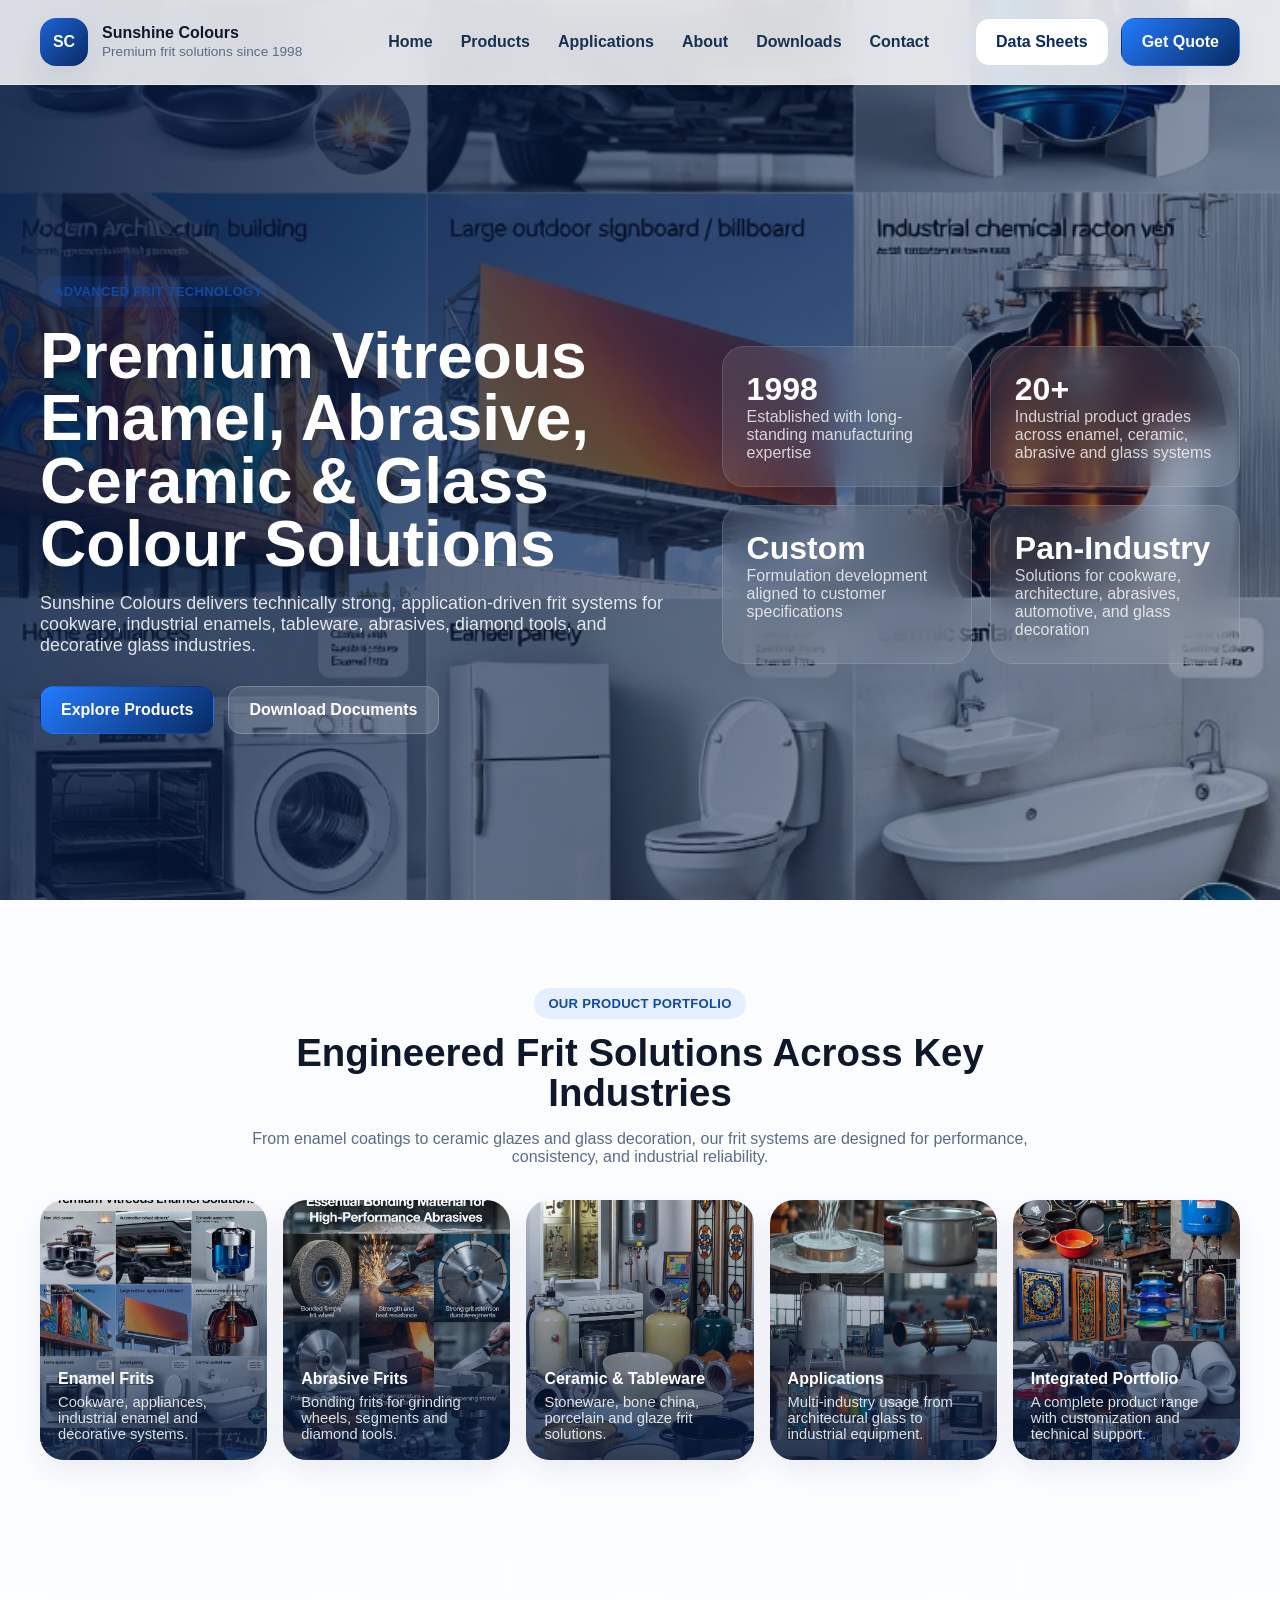
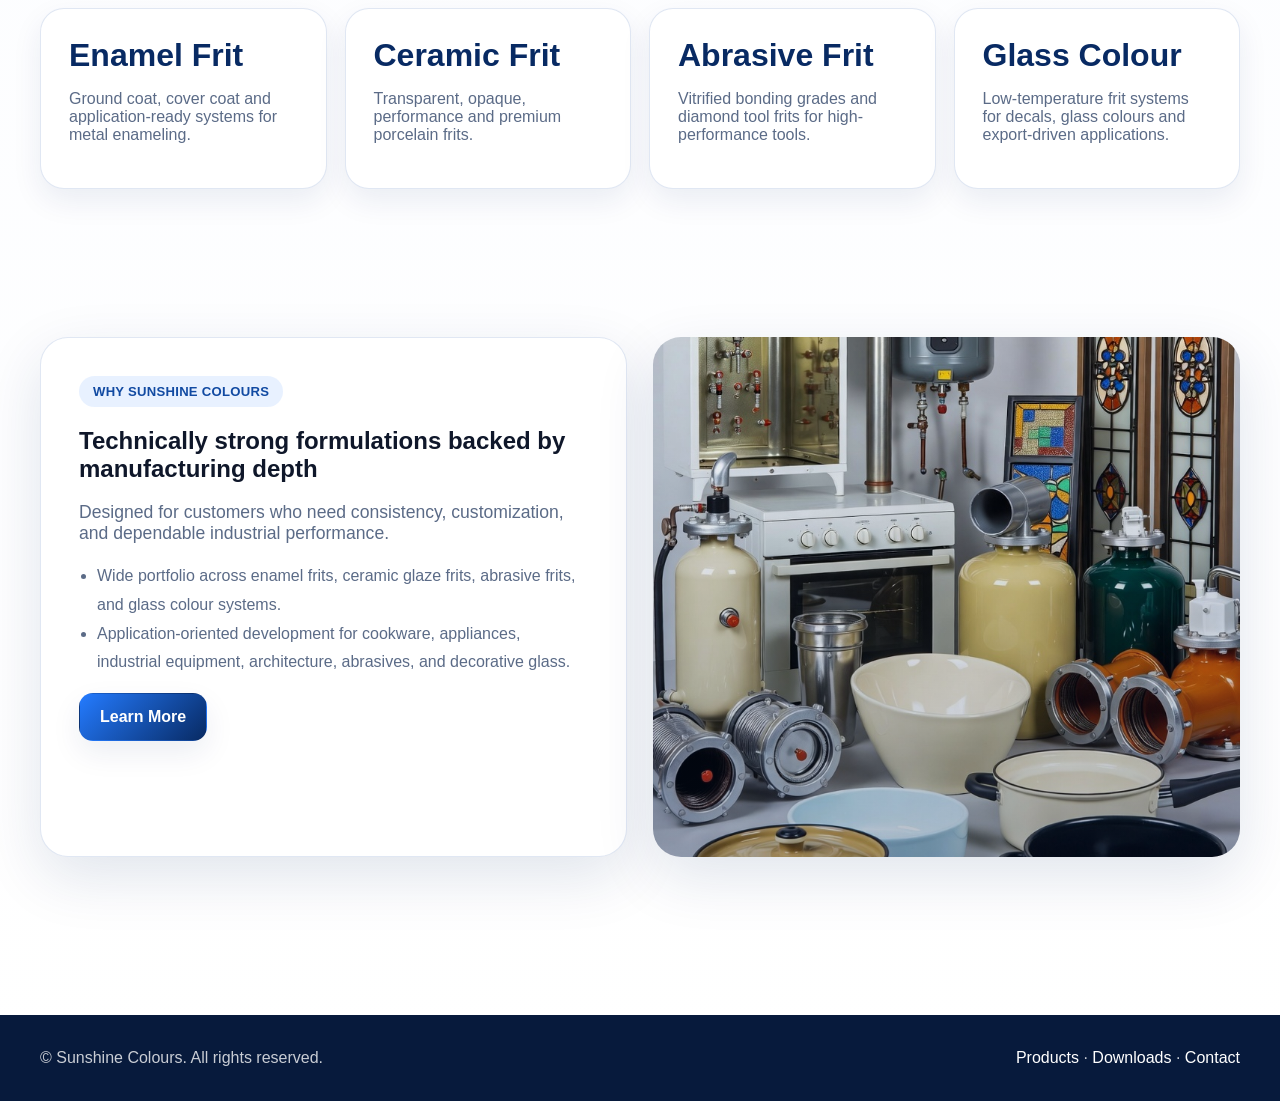
<file: index.html>
<!doctype html>
<html lang="en">
<head>
  <meta charset="UTF-8" />
  <meta name="viewport" content="width=device-width, initial-scale=1.0" />
  <title>Sunshine Colours | Premium Frit Solutions</title>
  <meta name="description" content="Sunshine Colours manufactures enamel frits, ceramic and tableware frits, abrasive frits, and glass colour frit systems." />
  <link rel="stylesheet" href="assets/css/styles.css" />
</head>
<body>
  <header class="topbar">
    <div class="container nav">
      <a class="brand" href="index.html">
        <div class="brand-mark">SC</div>
        <div class="brand-copy"><strong>Sunshine Colours</strong><span>Premium frit solutions since 1998</span></div>
      </a>
      <button class="nav-toggle">☰</button>
      <ul class="nav-links">
        <li><a href="index.html">Home</a></li>
        <li>
          <a href="products.html">Products</a>
          <div class="mega">
            <div class="mega-grid">
              <a class="mega-card" href="products.html"><strong>Enamel Frits</strong><span>Ground coat, cover coat, decorative systems</span></a>
              <a class="mega-card" href="products.html"><strong>Ceramic & Tableware Frits</strong><span>Stoneware, porcelain, bone china, glaze frits</span></a>
              <a class="mega-card" href="products.html"><strong>Abrasive Frits</strong><span>Bonding frits and diamond tool bonding grades</span></a>
              <a class="mega-card" href="products.html"><strong>Glass Colour Frits</strong><span>Lead-based and lead-free low-temperature systems</span></a>
            </div>
          </div>
        </li>
        <li><a href="applications.html">Applications</a></li>
        <li><a href="about.html">About</a></li>
        <li><a href="downloads.html">Downloads</a></li>
        <li><a href="contact.html">Contact</a></li>
      </ul>
      <div class="nav-cta">
        <a class="btn btn-outline" href="downloads.html">Data Sheets</a>
        <a class="btn btn-primary" href="contact.html">Get Quote</a>
      </div>
    </div>
  </header>

  <section class="hero">
    <div class="hero-slide active" style="background-image:url('assets/images/banner-enamel.jpg')"></div>
    <div class="hero-slide" style="background-image:url('assets/images/banner-abrasive.jpg')"></div>
    <div class="hero-slide" style="background-image:url('assets/images/applications-grid.jpg')"></div>
    <div class="hero-slide" style="background-image:url('assets/images/showcase-products.jpg')"></div>
    <div class="hero-slide" style="background-image:url('assets/images/showcase-enamel.jpg')"></div>
    <div class="hero-overlay"></div>
    <div class="container hero-content">
      <div class="hero-grid">
        <div>
          <span class="eyebrow">Advanced frit technology</span>
          <h1>Premium Vitreous Enamel, Abrasive, Ceramic & Glass Colour Solutions</h1>
          <p>Sunshine Colours delivers technically strong, application-driven frit systems for cookware, industrial enamels, tableware, abrasives, diamond tools, and decorative glass industries.</p>
          <div class="hero-actions">
            <a class="btn btn-primary" href="products.html">Explore Products</a>
            <a class="btn btn-light" href="downloads.html">Download Documents</a>
          </div>
        </div>
        <div class="hero-metrics">
          <div class="metric-card"><strong>1998</strong><span>Established with long-standing manufacturing expertise</span></div>
          <div class="metric-card"><strong>20+</strong><span>Industrial product grades across enamel, ceramic, abrasive and glass systems</span></div>
          <div class="metric-card"><strong>Custom</strong><span>Formulation development aligned to customer specifications</span></div>
          <div class="metric-card"><strong>Pan-Industry</strong><span>Solutions for cookware, architecture, abrasives, automotive, and glass decoration</span></div>
        </div>
      </div>
    </div>
  </section>

  <section class="section">
    <div class="container">
      <div class="section-heading reveal">
        <span class="eyebrow">Our Product Portfolio</span>
        <h2>Engineered Frit Solutions Across Key Industries</h2>
        <p>From enamel coatings to ceramic glazes and glass decoration, our frit systems are designed for performance, consistency, and industrial reliability.</p>
      </div>
      <div class="banner-stack">
        <div class="banner-card reveal" style="background-image:url('assets/images/banner-enamel.jpg')"><div class="banner-copy"><h3>Enamel Frits</h3><p>Cookware, appliances, industrial enamel and decorative systems.</p></div></div>
        <div class="banner-card reveal" style="background-image:url('assets/images/banner-abrasive.jpg')"><div class="banner-copy"><h3>Abrasive Frits</h3><p>Bonding frits for grinding wheels, segments and diamond tools.</p></div></div>
        <div class="banner-card reveal" style="background-image:url('assets/images/showcase-products.jpg')"><div class="banner-copy"><h3>Ceramic & Tableware</h3><p>Stoneware, bone china, porcelain and glaze frit solutions.</p></div></div>
        <div class="banner-card reveal" style="background-image:url('assets/images/applications-grid.jpg')"><div class="banner-copy"><h3>Applications</h3><p>Multi-industry usage from architectural glass to industrial equipment.</p></div></div>
        <div class="banner-card reveal" style="background-image:url('assets/images/showcase-enamel.jpg')"><div class="banner-copy"><h3>Integrated Portfolio</h3><p>A complete product range with customization and technical support.</p></div></div>
      </div>
    </div>
  </section>

  <section class="section-sm">
    <div class="container stat-strip">
      <div class="stat-card reveal"><strong>Enamel Frit</strong><p>Ground coat, cover coat and application-ready systems for metal enameling.</p></div>
      <div class="stat-card reveal"><strong>Ceramic Frit</strong><p>Transparent, opaque, performance and premium porcelain frits.</p></div>
      <div class="stat-card reveal"><strong>Abrasive Frit</strong><p>Vitrified bonding grades and diamond tool frits for high-performance tools.</p></div>
      <div class="stat-card reveal"><strong>Glass Colour</strong><p>Low-temperature frit systems for decals, glass colours and export-driven applications.</p></div>
    </div>
  </section>

  <section class="section">
    <div class="container showcase">
      <div class="content-panel reveal">
        <span class="eyebrow">Why Sunshine Colours</span>
        <h2>Technically strong formulations backed by manufacturing depth</h2>
        <p class="lead">Designed for customers who need consistency, customization, and dependable industrial performance.</p>
        <ul>
          <li>Wide portfolio across enamel frits, ceramic glaze frits, abrasive frits, and glass colour systems.</li>
          <li>Application-oriented development for cookware, appliances, industrial equipment, architecture, abrasives, and decorative glass.</li>
        </ul>
        <a class="btn btn-primary" href="about.html">Learn More</a>
      </div>
      <div class="image-panel reveal" style="background-image:url('assets/images/showcase-products.jpg')"></div>
    </div>
  </section>

  <footer class="footer">
    <div class="container footer-grid">
      <div>© <span id="year"></span> Sunshine Colours. All rights reserved.</div>
      <div><a href="products.html">Products</a> · <a href="downloads.html">Downloads</a> · <a href="contact.html">Contact</a></div>
    </div>
  </footer>
  <script src="assets/js/products.js"></script>
  <script src="assets/js/app.js"></script>
</body>
</html>
</file>
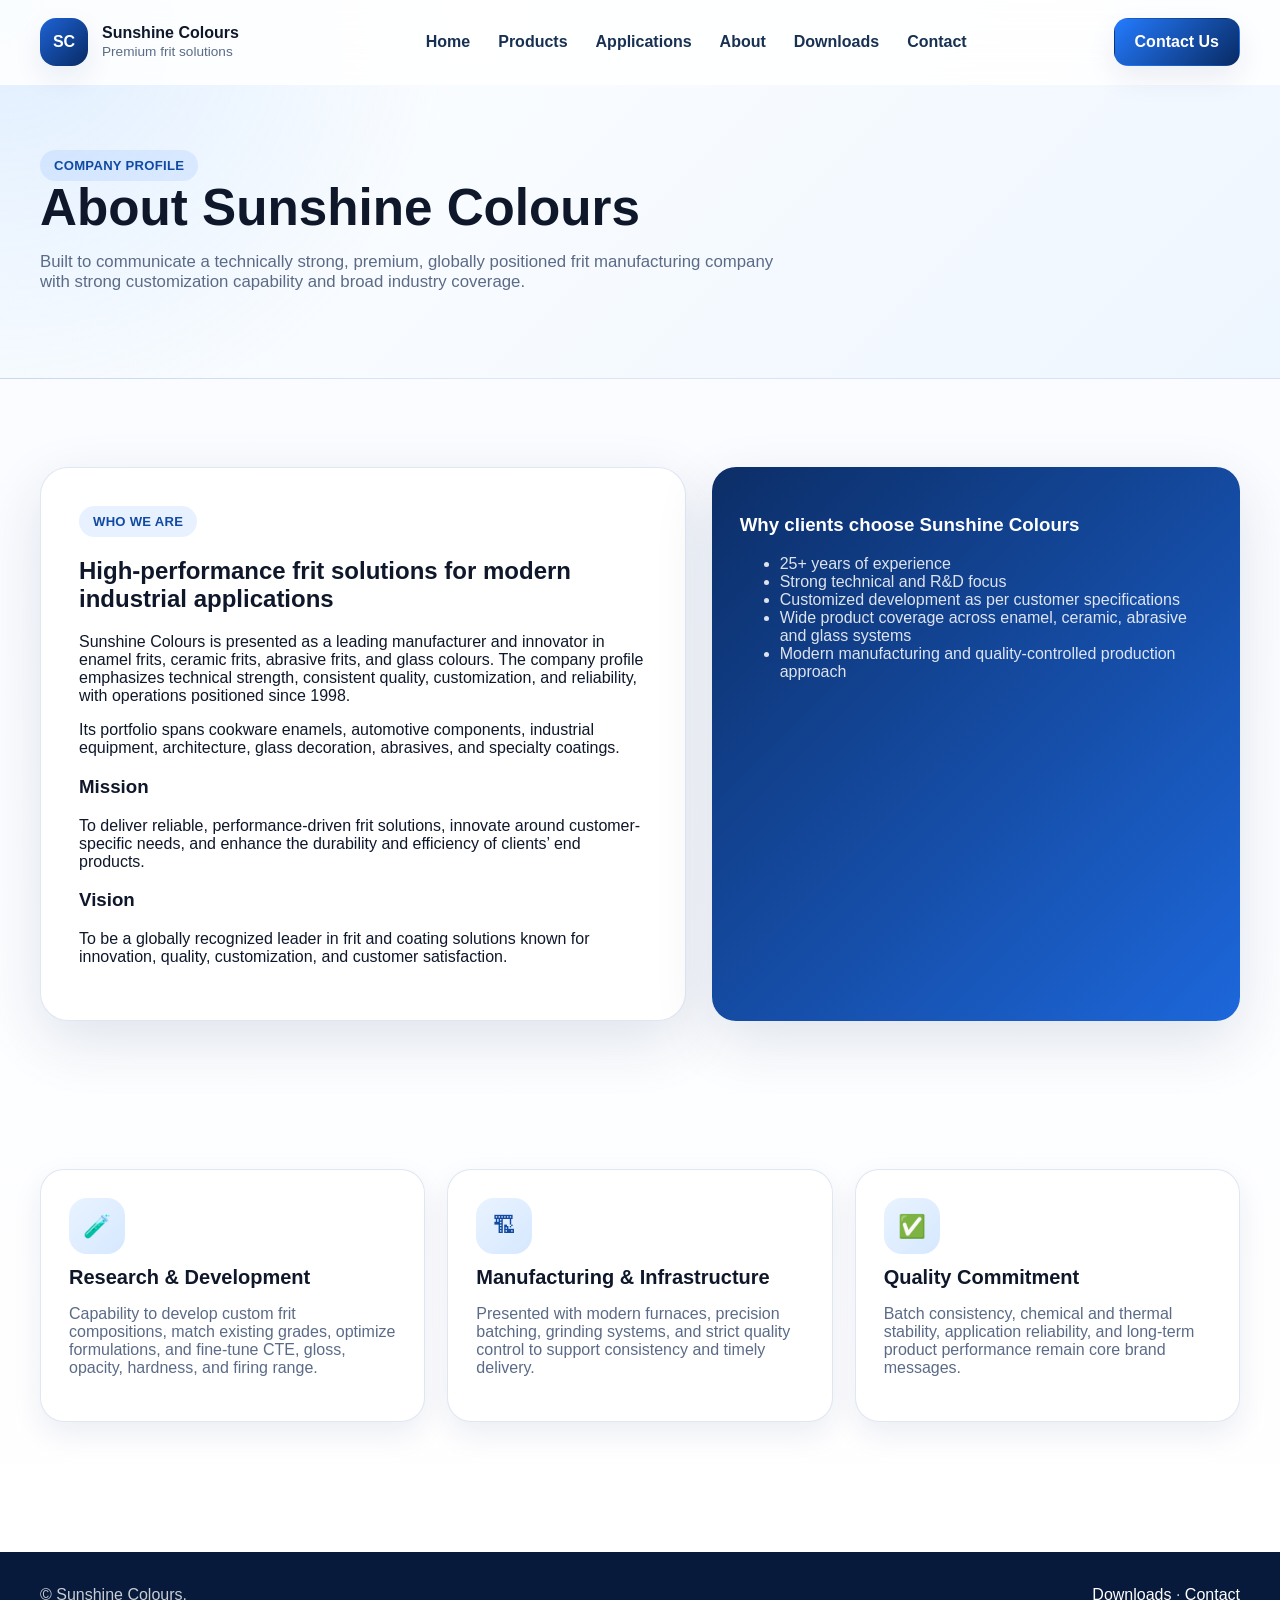
<file: about.html>
<!doctype html>
<html lang="en">
<head>
  <meta charset="UTF-8" />
  <meta name="viewport" content="width=device-width, initial-scale=1.0" />
  <title>About | Sunshine Colours</title>
  <link rel="stylesheet" href="assets/css/styles.css" />
</head>
<body>
  <header class="topbar">
    <div class="container nav">
      <a class="brand" href="index.html"><div class="brand-mark">SC</div><div class="brand-copy"><strong>Sunshine Colours</strong><span>Premium frit solutions</span></div></a>
      <button class="nav-toggle">☰</button>
      <ul class="nav-links">
        <li><a href="index.html">Home</a></li><li><a href="products.html">Products</a></li><li><a href="applications.html">Applications</a></li><li><a href="about.html">About</a></li><li><a href="downloads.html">Downloads</a></li><li><a href="contact.html">Contact</a></li>
      </ul>
      <div class="nav-cta"><a class="btn btn-primary" href="contact.html">Contact Us</a></div>
    </div>
  </header>

  <section class="page-hero">
    <div class="container">
      <span class="eyebrow">Company profile</span>
      <h1>About Sunshine Colours</h1>
      <p>Built to communicate a technically strong, premium, globally positioned frit manufacturing company with strong customization capability and broad industry coverage.</p>
    </div>
  </section>

  <section class="section">
    <div class="container about-grid">
      <div class="content-panel reveal">
        <span class="eyebrow">Who we are</span>
        <h2>High-performance frit solutions for modern industrial applications</h2>
        <p>Sunshine Colours is presented as a leading manufacturer and innovator in enamel frits, ceramic frits, abrasive frits, and glass colours. The company profile emphasizes technical strength, consistent quality, customization, and reliability, with operations positioned since 1998.</p>
        <p>Its portfolio spans cookware enamels, automotive components, industrial equipment, architecture, glass decoration, abrasives, and specialty coatings.</p>
        <h3>Mission</h3>
        <p>To deliver reliable, performance-driven frit solutions, innovate around customer-specific needs, and enhance the durability and efficiency of clients’ end products.</p>
        <h3>Vision</h3>
        <p>To be a globally recognized leader in frit and coating solutions known for innovation, quality, customization, and customer satisfaction.</p>
      </div>
      <div class="highlight-box reveal">
        <h3>Why clients choose Sunshine Colours</h3>
        <ul>
          <li>25+ years of experience</li>
          <li>Strong technical and R&D focus</li>
          <li>Customized development as per customer specifications</li>
          <li>Wide product coverage across enamel, ceramic, abrasive and glass systems</li>
          <li>Modern manufacturing and quality-controlled production approach</li>
        </ul>
      </div>
    </div>
  </section>

  <section class="section-sm">
    <div class="container cards-3">
      <article class="info-card reveal"><div class="icon-badge">🧪</div><h3>Research & Development</h3><p>Capability to develop custom frit compositions, match existing grades, optimize formulations, and fine-tune CTE, gloss, opacity, hardness, and firing range.</p></article>
      <article class="info-card reveal"><div class="icon-badge">🏗</div><h3>Manufacturing & Infrastructure</h3><p>Presented with modern furnaces, precision batching, grinding systems, and strict quality control to support consistency and timely delivery.</p></article>
      <article class="info-card reveal"><div class="icon-badge">✅</div><h3>Quality Commitment</h3><p>Batch consistency, chemical and thermal stability, application reliability, and long-term product performance remain core brand messages.</p></article>
    </div>
  </section>

  <footer class="footer"><div class="container footer-grid"><div>© <span id="year"></span> Sunshine Colours.</div><div><a href="downloads.html">Downloads</a> · <a href="contact.html">Contact</a></div></div></footer>
  <script src="assets/js/products.js"></script>
  <script src="assets/js/app.js"></script>
</body>
</html>
</file>
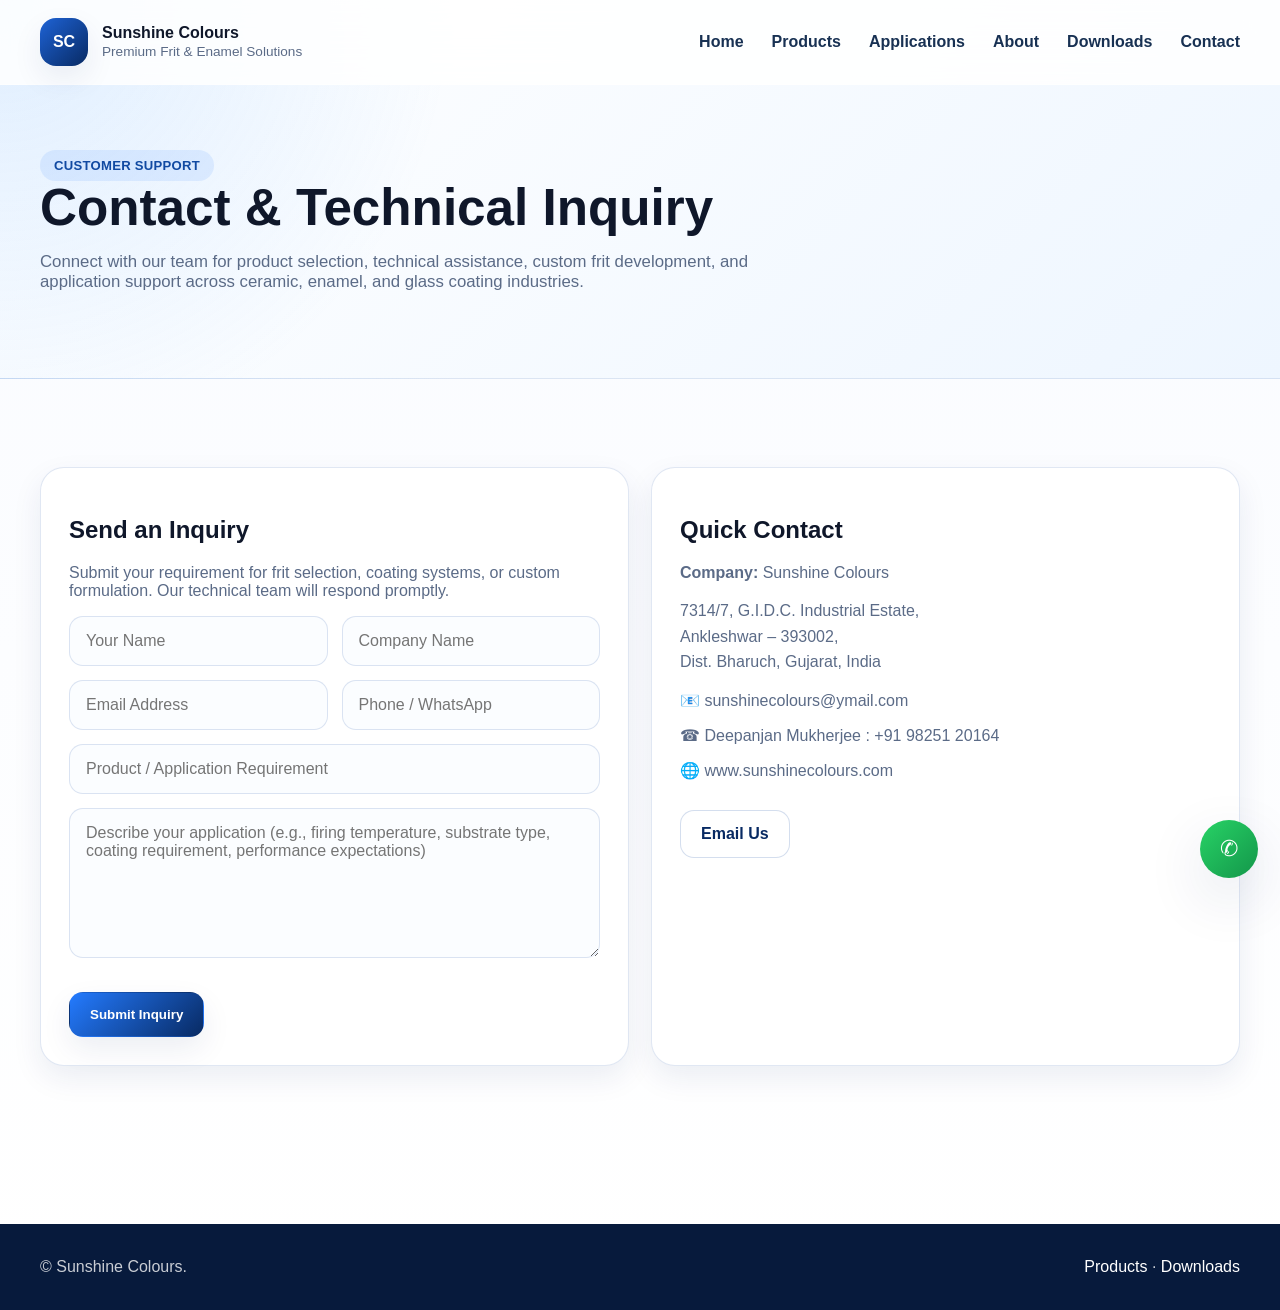
<file: contact.html>
<!doctype html>
<html lang="en">
<head>
  <meta charset="UTF-8" />
  <meta name="viewport" content="width=device-width, initial-scale=1.0" />
  <title>Contact | Sunshine Colours</title>
  <link rel="stylesheet" href="assets/css/styles.css" />
</head>
<body>

  <!-- HEADER -->
  <header class="topbar">
    <div class="container nav">
      <a class="brand" href="index.html">
        <div class="brand-mark">SC</div>
        <div class="brand-copy">
          <strong>Sunshine Colours</strong>
          <span>Premium Frit & Enamel Solutions</span>
        </div>
      </a>

      <button class="nav-toggle">☰</button>

      <ul class="nav-links">
        <li><a href="index.html">Home</a></li>
        <li><a href="products.html">Products</a></li>
        <li><a href="applications.html">Applications</a></li>
        <li><a href="about.html">About</a></li>
        <li><a href="downloads.html">Downloads</a></li>
        <li><a href="contact.html">Contact</a></li>
      </ul>
    </div>
  </header>

  <!-- HERO -->
  <section class="page-hero">
    <div class="container">
      <span class="eyebrow">Customer Support</span>
      <h1>Contact & Technical Inquiry</h1>
      <p>
        Connect with our team for product selection, technical assistance, 
        custom frit development, and application support across ceramic, enamel, 
        and glass coating industries.
      </p>
    </div>
  </section>

  <!-- MAIN SECTION -->
  <section class="section">
    <div class="container contact-grid">

      <!-- Inquiry Form -->
      <div class="contact-card reveal">
        <h2>Send an Inquiry</h2>
        <p>
          Submit your requirement for frit selection, coating systems, or custom 
          formulation. Our technical team will respond promptly.
        </p>

        <form>
          <div class="form-grid">
            <div class="field"><input type="text" placeholder="Your Name" /></div>
            <div class="field"><input type="text" placeholder="Company Name" /></div>
            <div class="field"><input type="email" placeholder="Email Address" /></div>
            <div class="field"><input type="text" placeholder="Phone / WhatsApp" /></div>
          </div>

          <div class="field" style="margin-top:14px;">
            <input type="text" placeholder="Product / Application Requirement" />
          </div>

          <div class="field" style="margin-top:14px;">
            <textarea placeholder="Describe your application (e.g., firing temperature, substrate type, coating requirement, performance expectations)"></textarea>
          </div>

          <div class="hero-actions">
            <button class="btn btn-primary" type="button">Submit Inquiry</button>
          </div>
        </form>
      </div>

      <!-- Contact Info -->
      <div class="contact-card reveal">
        <h2>Quick Contact</h2>

        <p><strong>Company:</strong> Sunshine Colours</p>
        <p class="address-text">
    7314/7, G.I.D.C. Industrial Estate,<br>
    Ankleshwar – 393002,<br>
    Dist. Bharuch, Gujarat, India
  </p>

  <p>📧 
  <a href="mailto:sunshinecolours@ymail.com">
    sunshinecolours@ymail.com
  </a>
</p>

<p>☎ Deepanjan Mukherjee : 
  <a href="tel:+919825120164">+91 98251 20164</a>
</p>

<p>🌐 
  <a href="https://www.sunshinecolours.com" target="_blank">
    www.sunshinecolours.com
  </a>
</p>


        <div class="hero-actions">
          <a class="btn btn-outline" href="mailto:sunshinecolours@ymail.com">
            Email Us
          </a>
        </div>
      </div>

    </div>
  </section>

  <!-- FOOTER -->
  <footer class="footer">
    <div class="container footer-grid">
      <div>© <span id="year"></span> Sunshine Colours.</div>
      <div>
        <a href="products.html">Products</a> · 
        <a href="downloads.html">Downloads</a>
      </div>
    </div>
  </footer>

  <!-- WHATSAPP -->
  <a class="whatsapp-float" href="https://wa.me/919825120164" target="_blank">✆</a>

  <script src="assets/js/products.js"></script>
  <script src="assets/js/app.js"></script>

</body>
</html>
</file>
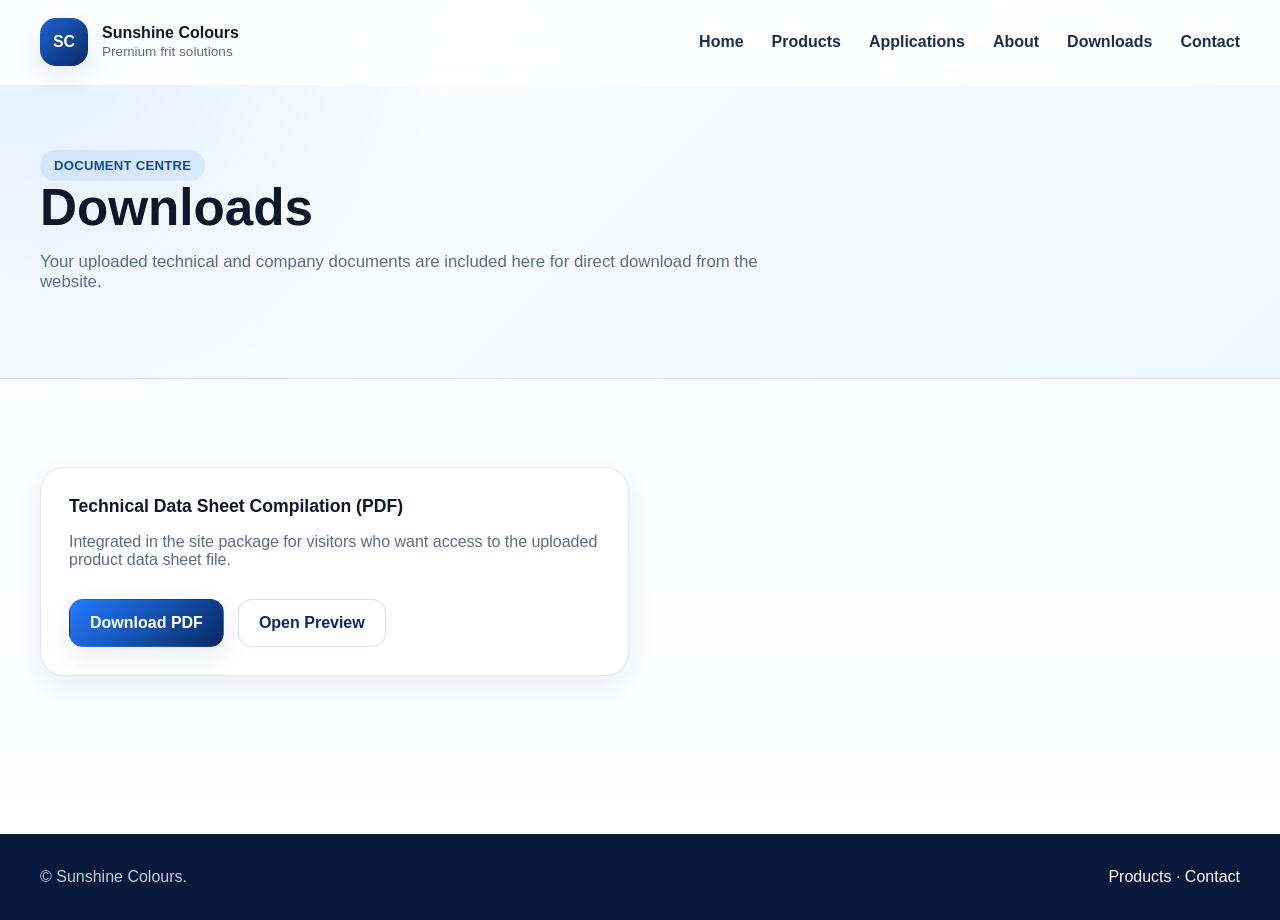
<file: downloads.html>
<!doctype html>
<html lang="en">
<head>
  <meta charset="UTF-8" />
  <meta name="viewport" content="width=device-width, initial-scale=1.0" />
  <title>Downloads | Sunshine Colours</title>
  <link rel="stylesheet" href="assets/css/styles.css" />
</head>
<body>
  <header class="topbar">
    <div class="container nav">
      <a class="brand" href="index.html"><div class="brand-mark">SC</div><div class="brand-copy"><strong>Sunshine Colours</strong><span>Premium frit solutions</span></div></a>
      <button class="nav-toggle">☰</button>
      <ul class="nav-links">
        <li><a href="index.html">Home</a></li><li><a href="products.html">Products</a></li><li><a href="applications.html">Applications</a></li><li><a href="about.html">About</a></li><li><a href="downloads.html">Downloads</a></li><li><a href="contact.html">Contact</a></li>
      </ul>
    </div>
  </header>

  <section class="page-hero">
    <div class="container">
      <span class="eyebrow">Document centre</span>
      <h1>Downloads</h1>
      <p>Your uploaded technical and company documents are included here for direct download from the website.</p>
    </div>
  </section>

  <section class="section">
    <div class="container download-grid">
      <article class="download-card reveal">
        <strong>Technical Data Sheet Compilation (PDF)</strong>
        <p>Integrated in the site package for visitors who want access to the uploaded product data sheet file.</p>
        <div class="hero-actions"><a class="btn btn-primary" href="assets/docs/Datasheet-2.pdf" download>Download PDF</a><a class="btn btn-outline" href="assets/docs/Datasheet-2.pdf" target="_blank">Open Preview</a></div>
      </article>
    </div>
  </section>

  <footer class="footer"><div class="container footer-grid"><div>© <span id="year"></span> Sunshine Colours.</div><div><a href="products.html">Products</a> · <a href="contact.html">Contact</a></div></div></footer>
  <script src="assets/js/products.js"></script>
  <script src="assets/js/app.js"></script>
</body>
</html>
</file>
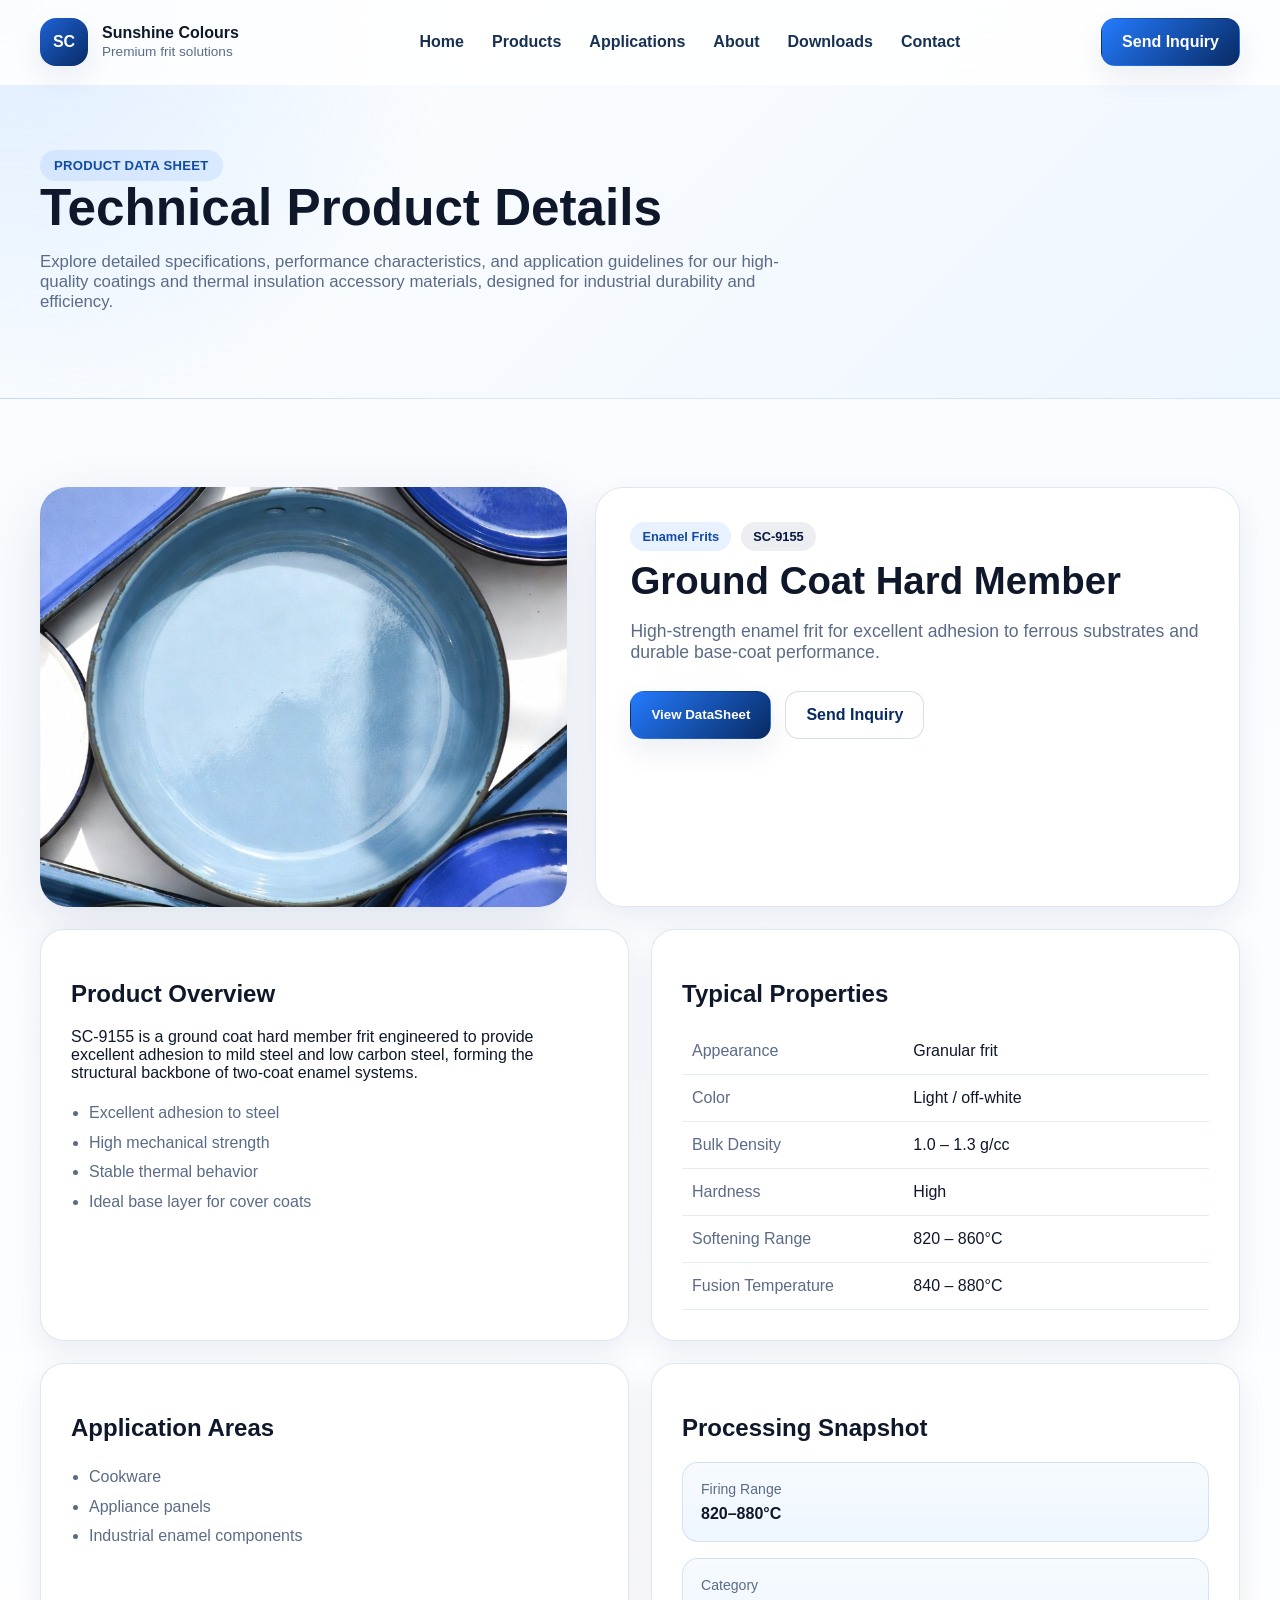
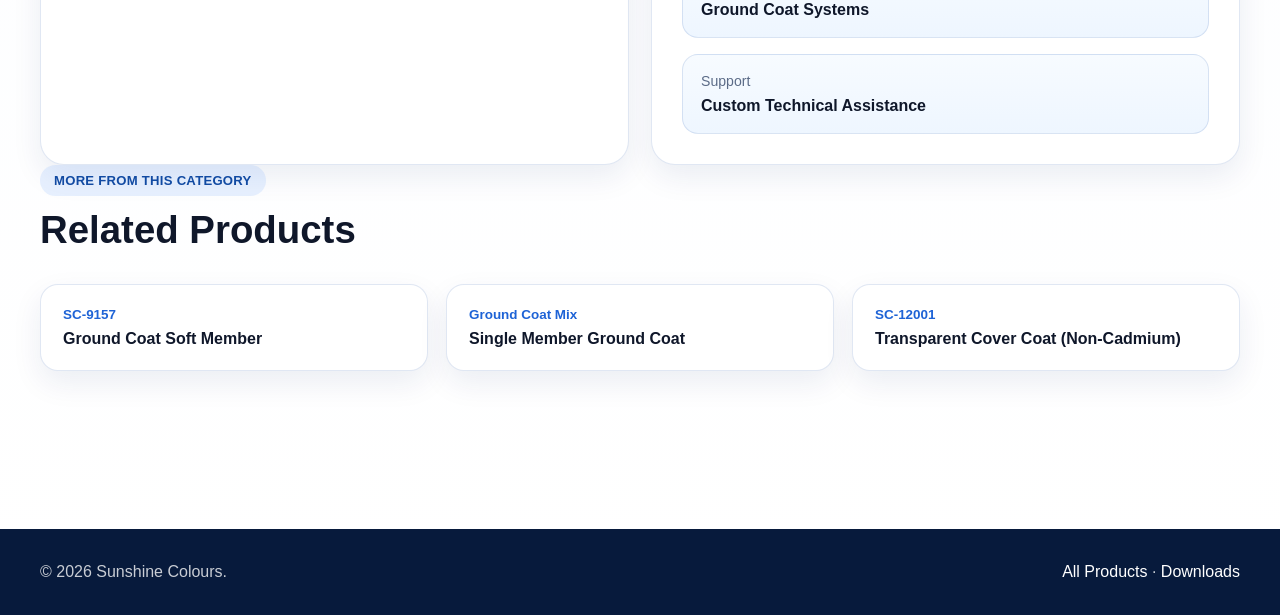
<file: product.html>
<!doctype html>
<html lang="en">
<head>
  <meta charset="UTF-8" />
  <meta name="viewport" content="width=device-width, initial-scale=1.0" />
  <title>Product Detail | Sunshine Colours</title>
  <link rel="stylesheet" href="assets/css/styles.css" />
</head>
<body>
  <header class="topbar">
    <div class="container nav">
      <a class="brand" href="index.html"><div class="brand-mark">SC</div><div class="brand-copy"><strong>Sunshine Colours</strong><span>Premium frit solutions</span></div></a>
      <button class="nav-toggle">☰</button>
      <ul class="nav-links">
        <li><a href="index.html">Home</a></li><li><a href="products.html">Products</a></li><li><a href="applications.html">Applications</a></li><li><a href="about.html">About</a></li><li><a href="downloads.html">Downloads</a></li><li><a href="contact.html">Contact</a></li>
      </ul>
      <div class="nav-cta"><a class="btn btn-primary" href="contact.html">Send Inquiry</a></div>
    </div>
  </header>

  <section class="page-hero">
  <div class="container">
    <span class="eyebrow">Product Data Sheet</span>
    <h1>Technical Product Details</h1>
    <p>
      Explore detailed specifications, performance characteristics, and application guidelines 
      for our high-quality coatings and thermal insulation accessory materials, designed for 
      industrial durability and efficiency.
    </p>
  </div>
</section>

  <section class="section">
    <div class="container" id="productDetail"></div>
  </section>

  <footer class="footer"><div class="container footer-grid"><div>© <span id="year"></span> Sunshine Colours.</div><div><a href="products.html">All Products</a> · <a href="downloads.html">Downloads</a></div></div></footer>
  <script src="assets/js/products.js"></script>
  <script src="assets/js/app.js"></script>
  <div id="pdfModal" class="pdf-modal">
  <div class="pdf-content">

    <div class="pdf-header">
      <span>Product Datasheet</span>
      <span class="close-pdf">&times;</span>
    </div>

    <div class="pdf-body">
      <iframe id="pdfFrame" src=""></iframe>
    </div>

  </div>
</div>
</body>
</html>
</file>
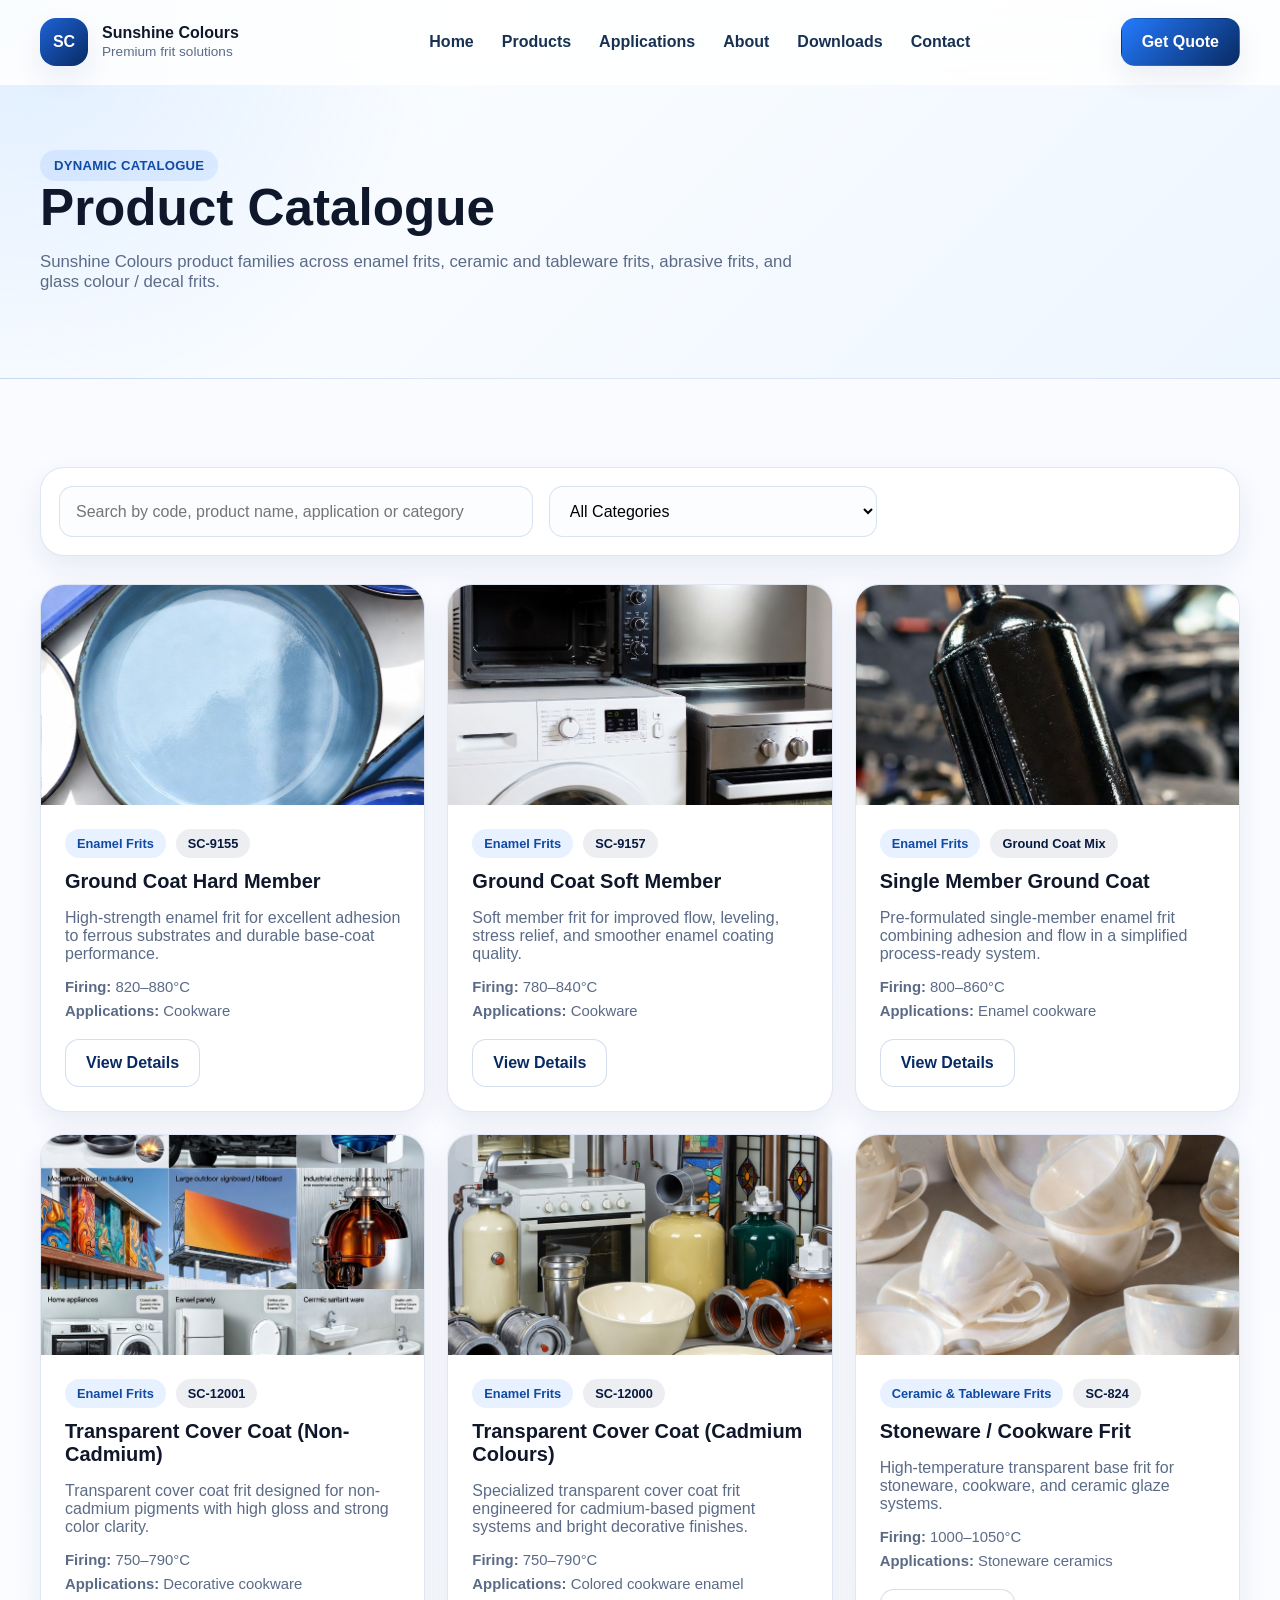
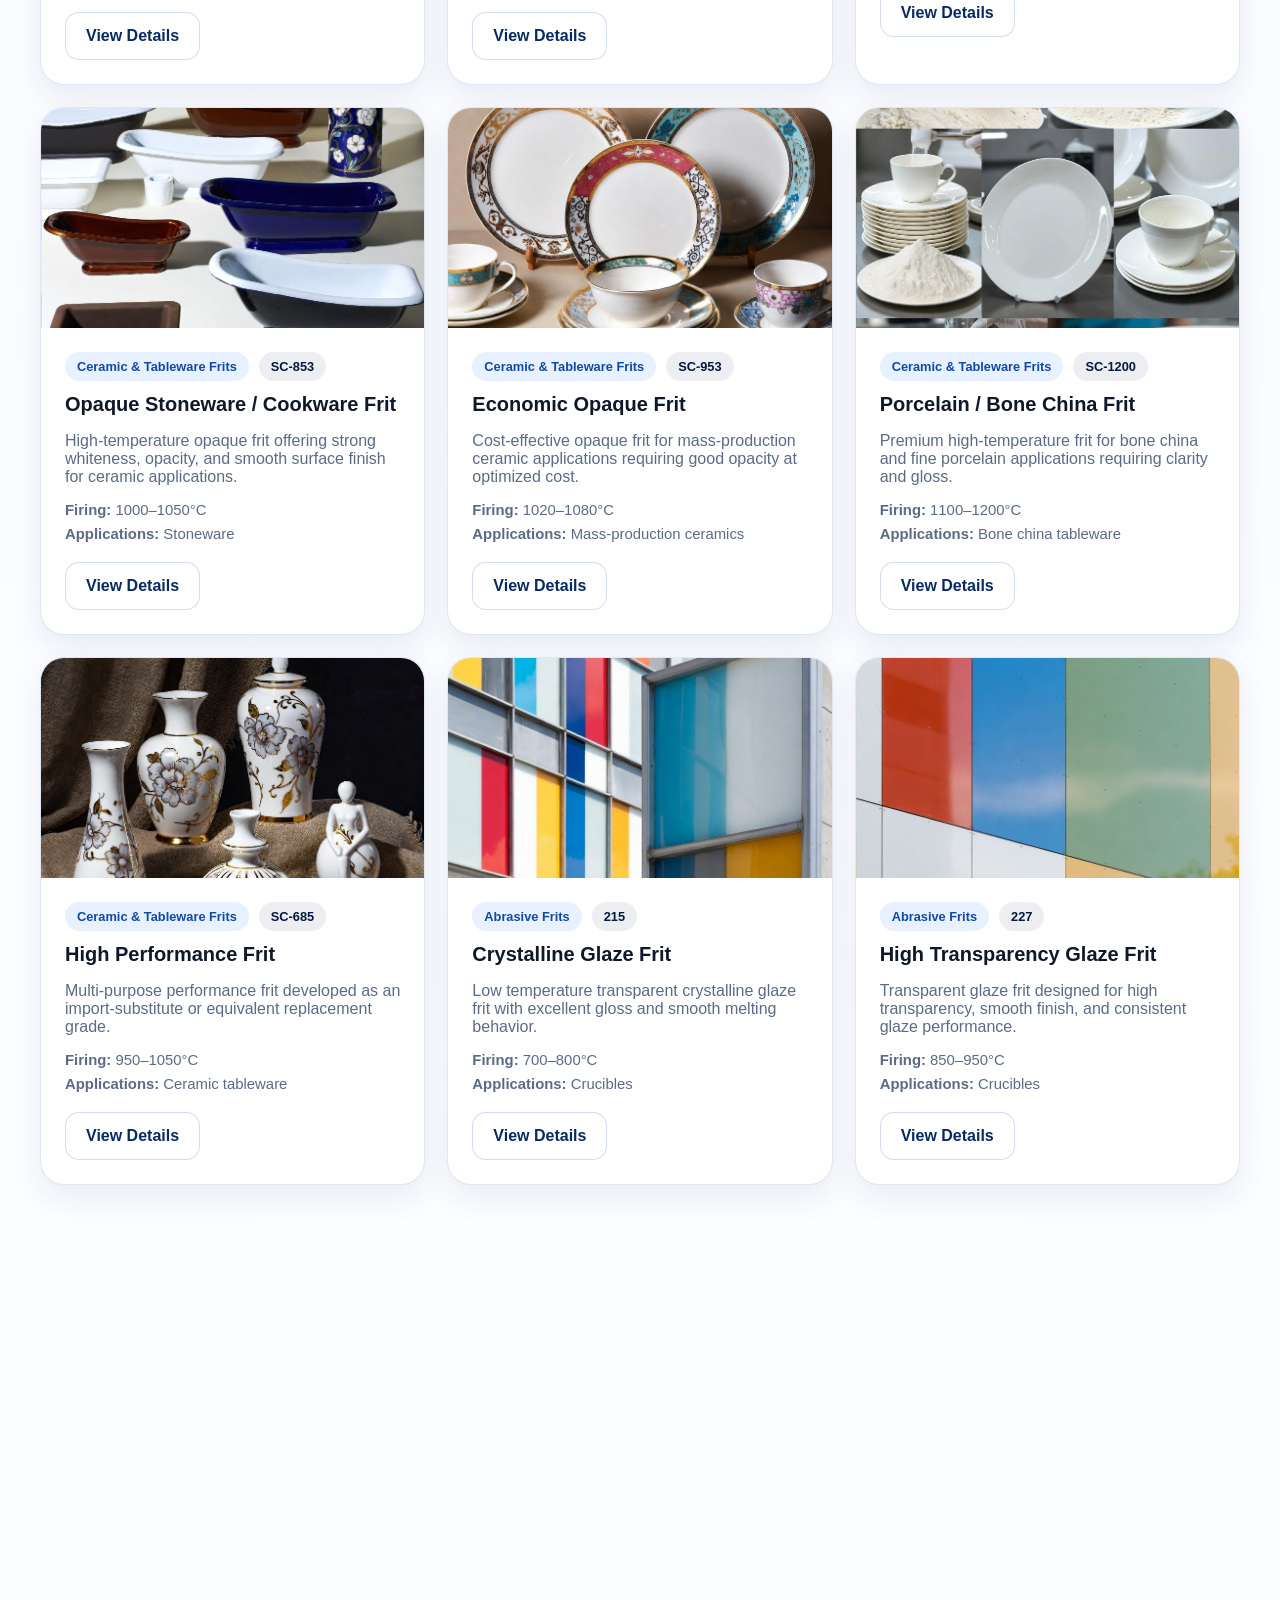
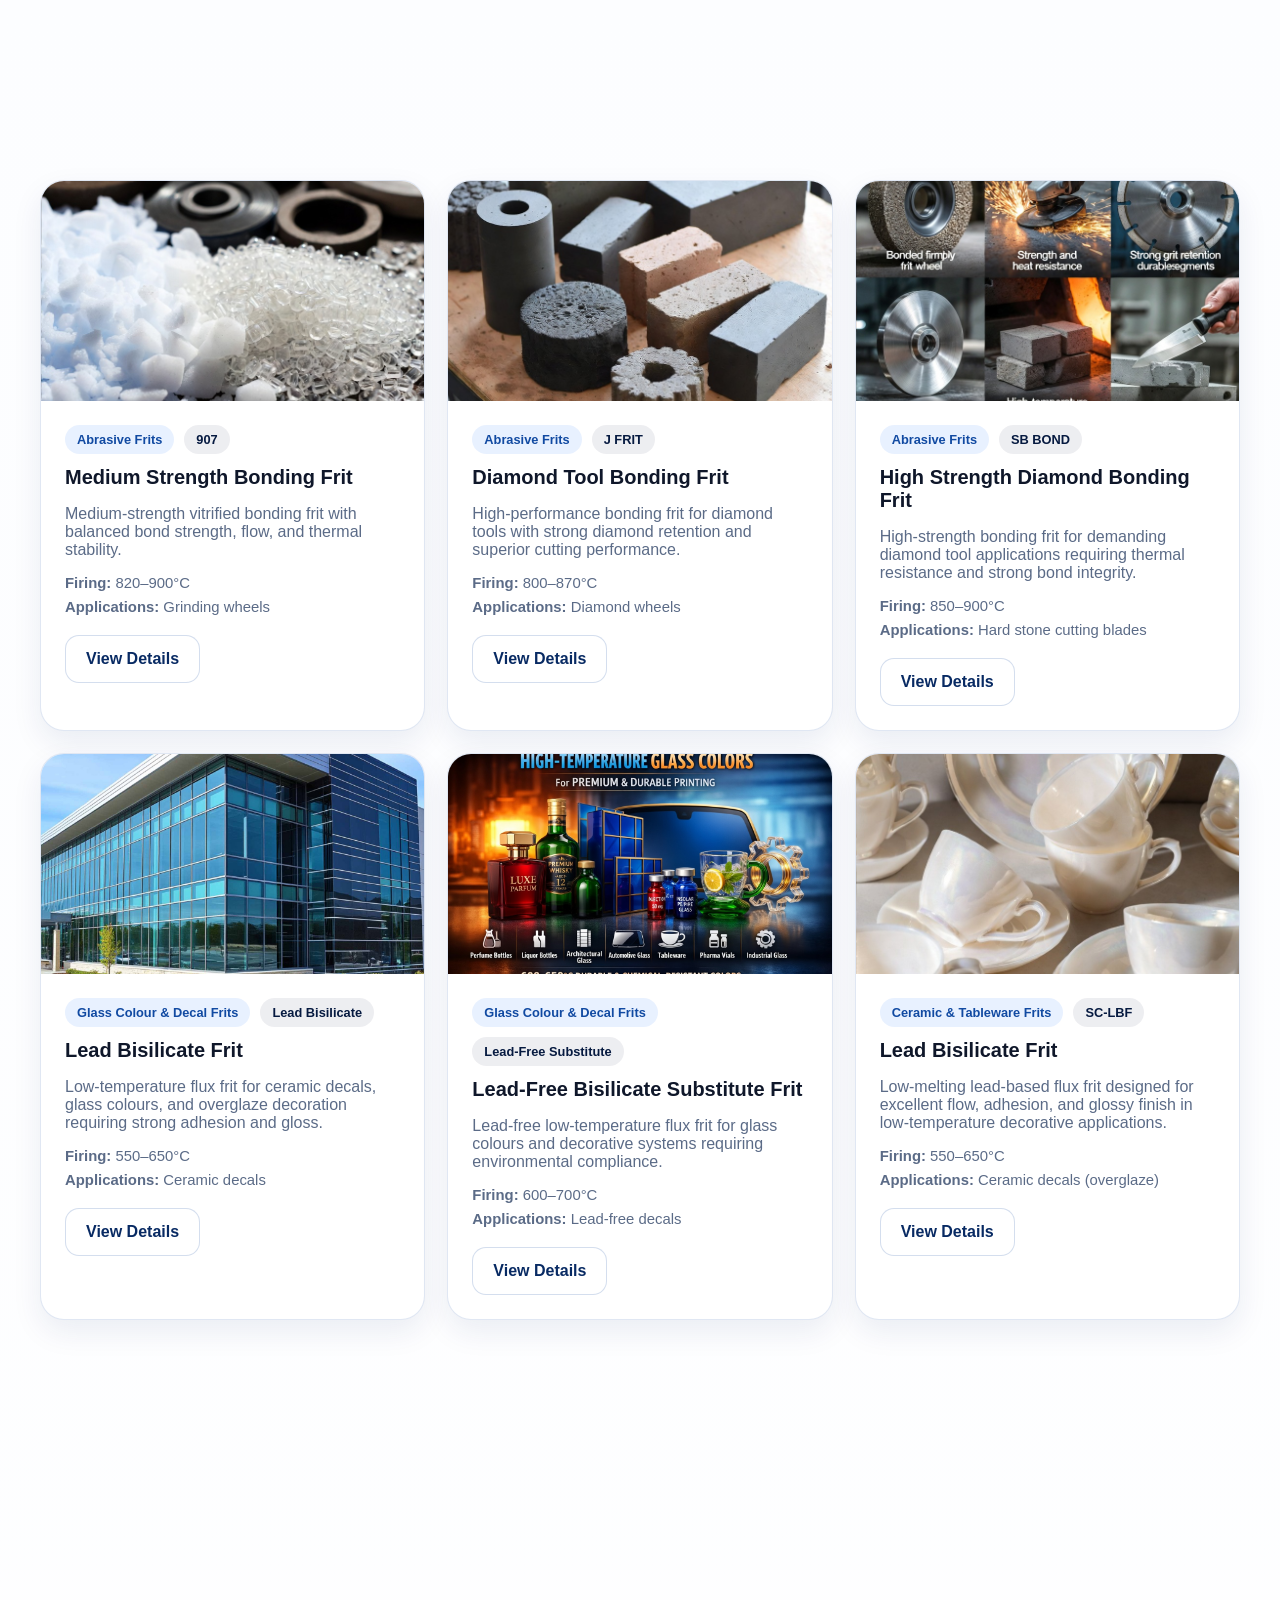
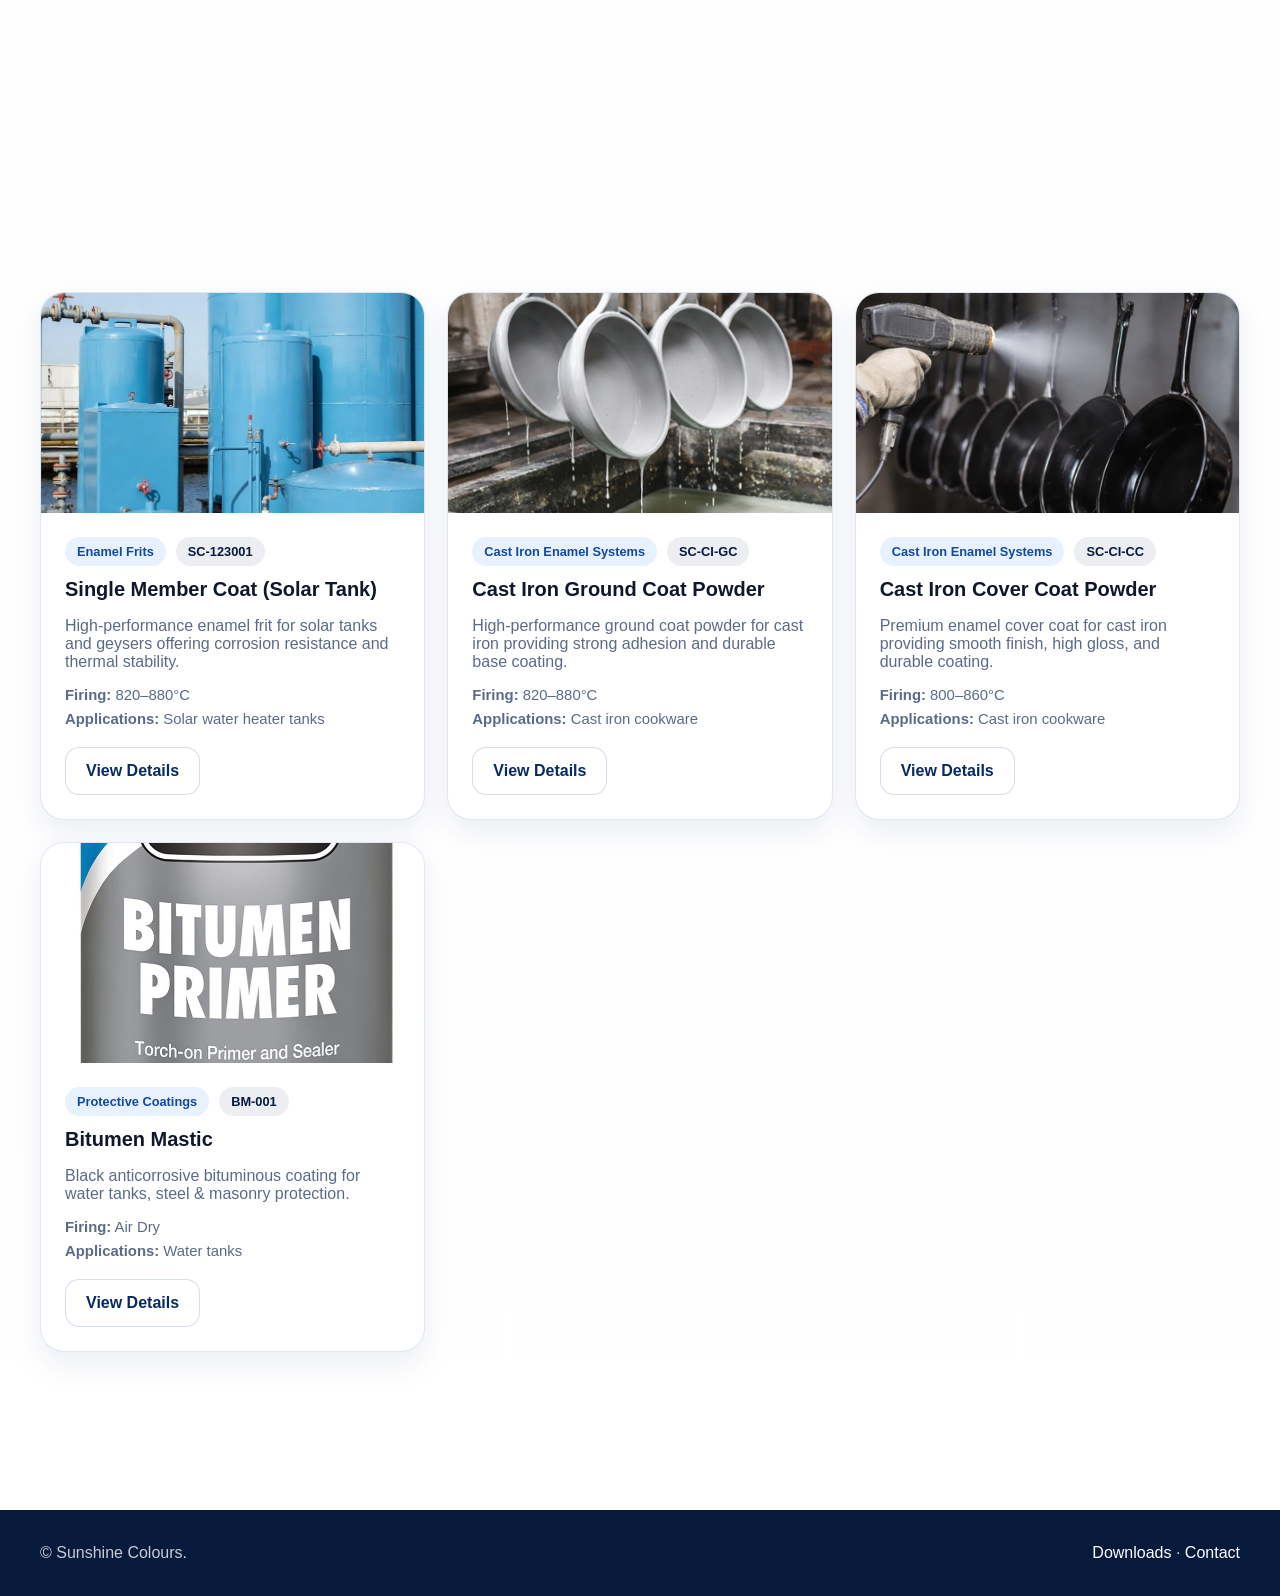
<file: products.html>
<!doctype html>
<html lang="en">
<head>
  <meta charset="UTF-8" />
  <meta name="viewport" content="width=device-width, initial-scale=1.0" />
  <title>Products | Sunshine Colours</title>
  <link rel="stylesheet" href="assets/css/styles.css" />
</head>
<body>
  <header class="topbar">
    <div class="container nav">
      <a class="brand" href="index.html"><div class="brand-mark">SC</div><div class="brand-copy"><strong>Sunshine Colours</strong><span>Premium frit solutions</span></div></a>
      <button class="nav-toggle">☰</button>
      <ul class="nav-links">
        <li><a href="index.html">Home</a></li><li><a href="products.html">Products</a></li><li><a href="applications.html">Applications</a></li><li><a href="about.html">About</a></li><li><a href="downloads.html">Downloads</a></li><li><a href="contact.html">Contact</a></li>
      </ul>
      <div class="nav-cta"><a class="btn btn-primary" href="contact.html">Get Quote</a></div>
    </div>
  </header>

  <section class="page-hero">
    <div class="container">
      <span class="eyebrow">Dynamic catalogue</span>
      <h1>Product Catalogue</h1>
      <p>Sunshine Colours product families across enamel frits, ceramic and tableware frits, abrasive frits, and glass colour / decal frits.</p>
    </div>
  </section>

  <section class="section">
    <div class="container">
      <div class="filter-panel reveal">
        <input id="productSearch" type="text" placeholder="Search by code, product name, application or category" />
        <select id="categoryFilter"><option value="all">All Categories</option></select>
      </div>
      <div id="productGrid" class="product-grid"></div>
    </div>
  </section>

  <footer class="footer"><div class="container footer-grid"><div>© <span id="year"></span> Sunshine Colours.</div><div><a href="downloads.html">Downloads</a> · <a href="contact.html">Contact</a></div></div></footer>
  <script src="assets/js/products.js"></script>
  <script src="assets/js/app.js"></script>
</body>
</html>
</file>
<file: assets/css/styles.css>
:root {
  --blue-950: #061a40;
  --blue-900: #082a63;
  --blue-800: #114aa2;
  --blue-700: #1e63d6;
  --blue-600: #247bff;
  --blue-500: #4da0ff;
  --blue-100: #eaf4ff;
  --blue-050: #f5faff;
  --ink: #0f172a;
  --muted: #5b6b87;
  --line: rgba(17, 74, 162, 0.13);
  --white: #ffffff;
  --shadow: 0 20px 60px rgba(8, 42, 99, 0.12);
  --shadow-soft: 0 12px 30px rgba(8, 42, 99, 0.08);
  --radius-lg: 24px;
  --radius-md: 18px;
  --radius-sm: 12px;
  --container: min(1200px, calc(100% - 32px));
}
* { box-sizing: border-box; }
html { scroll-behavior: smooth; }
body {
  margin: 0;
  font-family: Inter, Segoe UI, Arial, sans-serif;
  color: var(--ink);
  background: linear-gradient(180deg, #f9fbff 0%, #ffffff 100%);
}
a { color: inherit; text-decoration: none; }
img { max-width: 100%; display: block; }
.container { width: var(--container); margin: 0 auto; }
.section { padding: 88px 0; }
.section-sm { padding: 60px 0; }
.page-hero { padding: 150px 0 70px; background: radial-gradient(circle at top left, rgba(77,160,255,.18), transparent 34%), linear-gradient(135deg, #ffffff, #eef6ff); border-bottom: 1px solid var(--line); }
.page-hero h1 { font-size: clamp(2rem, 4vw, 3.4rem); line-height: 1.05; margin: 0 0 16px; }
.page-hero p { max-width: 760px; color: var(--muted); font-size: 1.05rem; }
.eyebrow { display: inline-block; padding: 8px 14px; border-radius: 999px; color: var(--blue-800); background: rgba(36,123,255,.1); font-weight: 700; letter-spacing: .02em; font-size: .82rem; text-transform: uppercase; }
.lead { font-size: 1.1rem; color: var(--muted); }
.topbar {
  position: fixed; top: 0; left: 0; right: 0; z-index: 1000;
  backdrop-filter: blur(18px);
  background: rgba(255,255,255,.84);
  border-bottom: 1px solid rgba(255,255,255,.35);
}
.nav { display: flex; align-items: center; justify-content: space-between; min-height: 84px; gap: 20px; }
.brand { display: flex; align-items: center; gap: 14px; }
.brand-mark {
  width: 48px; height: 48px; border-radius: 16px;
  background: linear-gradient(135deg, var(--blue-700), var(--blue-900));
  color: white; display: grid; place-items: center; font-weight: 900; box-shadow: var(--shadow-soft);
}
.brand-copy strong { display: block; font-size: 1rem; }
.brand-copy span { color: var(--muted); font-size: .85rem; }
.nav-links { display: flex; align-items: center; gap: 28px; }
.nav-links > li { list-style: none; position: relative; }
.nav-links a { font-weight: 600; color: #183153; }
.nav-links a:hover { color: var(--blue-700); }
.nav-cta { display: flex; gap: 12px; align-items: center; }
.nav-toggle { display: none; border: 0; background: transparent; font-size: 1.7rem; }
.mega { position: absolute; top: 130%; left: 0; min-width: 560px; padding: 20px; background: rgba(255,255,255,.98); border: 1px solid var(--line); border-radius: var(--radius-md); box-shadow: var(--shadow); opacity: 0; pointer-events: none; transform: translateY(10px); transition: .25s ease; }
.nav-links li:hover .mega { opacity: 1; pointer-events: auto; transform: translateY(0); }
.mega-grid { display: grid; grid-template-columns: 1fr 1fr; gap: 16px; }
.mega-card { border: 1px solid var(--line); border-radius: var(--radius-sm); padding: 16px; background: linear-gradient(180deg, #fff, #f8fbff); }
.mega-card span { display: block; color: var(--muted); font-size: .9rem; margin-top: 6px; }
.btn {
  display: inline-flex; align-items: center; justify-content: center; gap: 10px;
  padding: 14px 20px; border-radius: 14px; font-weight: 700; transition: .25s ease;
  border: 1px solid transparent; cursor: pointer;
}
.btn-primary { background: linear-gradient(135deg, var(--blue-600), var(--blue-900)); color: white; box-shadow: var(--shadow-soft); }
.btn-primary:hover { transform: translateY(-2px); }
.btn-outline { border-color: rgba(17,74,162,.18); background: white; color: var(--blue-900); }
.btn-outline:hover { border-color: var(--blue-700); color: var(--blue-700); }
.btn-light { background: rgba(255,255,255,.15); color: white; border-color: rgba(255,255,255,.2); }
.hero {
  position: relative; min-height: 100vh; display: flex; align-items: center; overflow: hidden; color: white;
  background: var(--blue-950);
}
.hero-overlay {
  position: absolute; inset: 0; background: linear-gradient(110deg, rgba(6,26,64,.90), rgba(6,26,64,.62) 45%, rgba(6,26,64,.38) 100%); z-index: 2;
}
.hero-slide {
  position: absolute; inset: 0; background-size: cover; background-position: center; opacity: 0; transform: scale(1.05); transition: opacity .9s ease, transform 6s ease;
}
.hero-slide.active { opacity: 1; transform: scale(1); }
.hero-content { position: relative; z-index: 3; padding-top: 110px; }
.hero-grid { display: grid; grid-template-columns: 1.1fr .9fr; gap: 48px; align-items: center; }
.hero h1 { font-size: clamp(2.7rem, 5vw, 4.8rem); line-height: .98; margin: 18px 0; max-width: 820px; }
.hero p { color: rgba(255,255,255,.85); font-size: 1.12rem; max-width: 720px; }
.hero-actions { display: flex; gap: 14px; flex-wrap: wrap; margin-top: 30px; }
.hero-metrics { display: grid; grid-template-columns: repeat(2, minmax(0,1fr)); gap: 18px; }
.metric-card { background: rgba(255,255,255,.1); backdrop-filter: blur(18px); border: 1px solid rgba(255,255,255,.12); border-radius: 22px; padding: 24px; }
.metric-card strong { display: block; font-size: 2rem; }
.metric-card span { color: rgba(255,255,255,.78); }
.section-heading { max-width: 780px; margin: 0 auto 34px; text-align: center; }
.section-heading.left { margin-left: 0; text-align: left; }
.section-heading h2 { font-size: clamp(1.8rem, 3vw, 3rem); line-height: 1.05; margin: 14px 0 10px; }
.section-heading p { color: var(--muted); }
.cards-3, .cards-4 { display: grid; gap: 22px; }
.cards-3 { grid-template-columns: repeat(3, minmax(0,1fr)); }
.cards-4 { grid-template-columns: repeat(4, minmax(0,1fr)); }
.info-card, .stat-card, .download-card, .contact-card, .product-card, .detail-card, .app-card {
  background: white; border: 1px solid var(--line); border-radius: var(--radius-lg); box-shadow: var(--shadow-soft);
}
.info-card, .stat-card, .download-card, .contact-card, .app-card { padding: 28px; }
.info-card h3, .product-card h3, .app-card h3 { margin: 12px 0 12px; font-size: 1.25rem; }
.info-card p, .stat-card p, .download-card p, .contact-card p, .app-card p { color: var(--muted); }
.icon-badge { width: 56px; height: 56px; border-radius: 18px; background: linear-gradient(135deg, #e9f3ff, #d6e8ff); color: var(--blue-800); display: grid; place-items: center; font-size: 1.4rem; }
.stat-strip { display: grid; grid-template-columns: repeat(4, minmax(0,1fr)); gap: 18px; }
.stat-card strong { font-size: 2rem; display: block; color: var(--blue-900); }
.showcase { display: grid; grid-template-columns: 1fr 1fr; gap: 26px; align-items: stretch; }
.image-panel { min-height: 520px; border-radius: 28px; background-size: cover; background-position: center; position: relative; overflow: hidden; box-shadow: var(--shadow); }
.image-panel::after { content: ''; position: absolute; inset: 0; background: linear-gradient(180deg, transparent, rgba(6,26,64,.28)); }
.content-panel { background: white; border: 1px solid var(--line); box-shadow: var(--shadow); border-radius: 28px; padding: 38px; }
.content-panel ul { padding-left: 18px; color: var(--muted); line-height: 1.8; }
.banner-stack { display: grid; grid-template-columns: repeat(5, minmax(0,1fr)); gap: 16px; }
.banner-card { position: relative; min-height: 260px; border-radius: 24px; overflow: hidden; background-size: cover; background-position: center; box-shadow: var(--shadow-soft); }
.banner-card::after { content:''; position:absolute; inset:0; background: linear-gradient(180deg, transparent, rgba(6,26,64,.82)); }
.banner-card .banner-copy { position:absolute; left:18px; right:18px; bottom:18px; z-index:2; color:white; }
.banner-card h3 { margin: 0 0 6px; font-size: 1rem; }
.banner-card p { margin: 0; color: rgba(255,255,255,.85); font-size: .92rem; }
.filter-panel {
  display: grid; grid-template-columns: 1.3fr .9fr .9fr; gap: 16px; padding: 18px; margin-bottom: 28px;
  background: white; border: 1px solid var(--line); border-radius: 24px; box-shadow: var(--shadow-soft);
}
.filter-panel input, .filter-panel select, .field input, .field textarea {
  width: 100%; padding: 15px 16px; border: 1px solid rgba(17,74,162,.14); border-radius: 14px; outline: none; background: #fbfdff; font: inherit;
}
.filter-panel input:focus, .filter-panel select:focus, .field input:focus, .field textarea:focus { border-color: var(--blue-600); box-shadow: 0 0 0 4px rgba(36,123,255,.09); }
.product-grid { display: grid; grid-template-columns: repeat(3, minmax(0,1fr)); gap: 22px; }
.product-card { overflow: hidden; }
.product-card-image { min-height: 220px; background-size: cover; background-position: center; }
.product-card-body { padding: 24px; }
.product-card p { color: var(--muted); }
.product-meta-row { display: flex; gap: 10px; align-items: center; flex-wrap: wrap; margin-bottom: 8px; }
.chip, .code-tag { display: inline-flex; padding: 7px 12px; border-radius: 999px; font-size: .8rem; font-weight: 700; }
.chip { background: rgba(36,123,255,.1); color: var(--blue-800); }
.code-tag { background: rgba(6,26,64,.07); color: var(--blue-950); }
.mini-specs { display: grid; gap: 8px; color: var(--muted); font-size: .93rem; margin: 16px 0 20px; }
.card-actions { display: flex; }
.empty-state { grid-column: 1/-1; text-align: center; background: white; padding: 40px; border-radius: 22px; border: 1px solid var(--line); }
.product-hero-detail { display: grid; grid-template-columns: .9fr 1.1fr; gap: 28px; align-items: stretch; }
.product-hero-detail-image { min-height: 420px; background-size: cover; background-position: center; border-radius: 28px; box-shadow: var(--shadow); }
.product-hero-detail-copy { background: white; border-radius: 28px; border: 1px solid var(--line); padding: 34px; box-shadow: var(--shadow-soft); }
.product-hero-detail-copy h1 { margin: 8px 0 14px; font-size: clamp(2rem, 3vw, 3rem); }
.detail-cta-group { display:flex; gap:14px; flex-wrap: wrap; margin-top: 28px; }
.detail-grid { display: grid; grid-template-columns: 1fr 1fr; gap: 22px; margin-top: 22px; }
.detail-card { padding: 30px; }
.spec-table { width: 100%; border-collapse: collapse; }
.spec-table td { padding: 14px 10px; border-bottom: 1px solid rgba(17,74,162,.1); }
.spec-table td:first-child { color: var(--muted); width: 42%; }
.feature-list { margin: 0; padding-left: 18px; color: var(--muted); line-height: 1.85; }
.spec-kpis { display:grid; gap: 16px; }
.spec-kpis div { padding: 18px; border-radius: 16px; background: linear-gradient(180deg, #f7fbff, #eef6ff); border: 1px solid var(--line); }
.spec-kpis span { display:block; font-size: .88rem; color: var(--muted); margin-bottom: 8px; }
.related-grid { display:grid; grid-template-columns: repeat(3, minmax(0,1fr)); gap: 18px; }
.related-card { display:block; padding: 22px; border-radius: 18px; border: 1px solid var(--line); background:white; box-shadow: var(--shadow-soft); }
.related-card span { display:block; font-size: .84rem; color: var(--blue-700); font-weight: 700; margin-bottom: 8px; }
.app-grid { display:grid; grid-template-columns: repeat(3, minmax(0,1fr)); gap: 22px; }
.app-card ul { color: var(--muted); padding-left: 18px; line-height: 1.8; }
.about-grid { display:grid; grid-template-columns: 1.1fr .9fr; gap: 26px; }
.highlight-box { padding: 28px; border-radius: 24px; background: linear-gradient(135deg, #0c2e67, #1d67db); color: white; box-shadow: var(--shadow); }
.highlight-box p, .highlight-box li { color: rgba(255,255,255,.86); }
.download-grid, .contact-grid { display:grid; grid-template-columns: repeat(2, minmax(0,1fr)); gap: 22px; }
.download-card strong { display:block; margin-bottom: 8px; font-size: 1.1rem; }
.form-grid { display:grid; grid-template-columns: 1fr 1fr; gap: 14px; }
.field textarea { min-height: 150px; resize: vertical; }
.footer { padding: 34px 0; background: #071a3c; color: rgba(255,255,255,.78); margin-top: 70px; }
.footer-grid { display:flex; align-items:center; justify-content:space-between; gap: 20px; }
.footer a { color: white; }
.whatsapp-float {
  position: fixed; right: 22px; bottom: 22px; width: 58px; height: 58px; border-radius: 999px; z-index: 999;
  display: grid; place-items: center; color: white; font-size: 1.35rem; box-shadow: var(--shadow);
  background: linear-gradient(135deg, #28d366, #13964a);
}
.reveal { opacity: 0; transform: translateY(18px); transition: opacity .65s ease, transform .65s ease; }
.revealed { opacity: 1; transform: translateY(0); }
@media (max-width: 1100px) {
  .banner-stack, .cards-4, .product-grid, .app-grid { grid-template-columns: repeat(2, minmax(0,1fr)); }
  .cards-3, .showcase, .about-grid, .detail-grid, .product-hero-detail, .download-grid, .contact-grid, .hero-grid { grid-template-columns: 1fr; }
  .stat-strip { grid-template-columns: repeat(2, minmax(0,1fr)); }
}
@media (max-width: 820px) {
  .nav-toggle { display: inline-flex; }
  .nav-links {
    position: absolute; top: 84px; left: 16px; right: 16px; display: none; flex-direction: column; align-items: stretch;
    background: white; border-radius: 22px; padding: 18px; box-shadow: var(--shadow); border: 1px solid var(--line);
  }
  .nav-links.open { display: flex; }
  .nav-links li:hover .mega { position: static; opacity: 1; pointer-events: auto; transform: none; min-width: auto; box-shadow: none; padding: 12px 0 0; border: 0; }
  .nav-cta { display:none; }
  .filter-panel, .form-grid { grid-template-columns: 1fr; }
  .banner-stack, .cards-4, .product-grid, .app-grid, .related-grid { grid-template-columns: 1fr; }
  .stat-strip { grid-template-columns: 1fr; }
}


.contact-row {
  display: flex;
  align-items: flex-start;
}

.contact-row strong {
  min-width: 80px; /* keeps all labels aligned */
}

.address-text {
  line-height: 1.6;
  color: var(--muted);
}

.label {
  min-width: 80px;
  font-weight: 600; /* same as your other labels */
  color: var(--ink);
  padding-top: 2px;
}


.map-card {
  padding: 0; /* remove default padding */
  overflow: hidden;
}

.map-card h2,
.map-card p {
  padding: 24px 28px 0;
}

.map-container {
  height: 320px;
  width: 100%;
  border-top: 1px solid var(--line);
  border-radius: 0 0 var(--radius-lg) var(--radius-lg);
  overflow: hidden;
}


.full-map {
  margin-top: 30px;
}

.map-container {
  height: 420px; /* bigger = more premium */
}

.app-image {
  height: 160px;
  border-radius: 16px;
  margin-bottom: 16px;
  background-size: cover;
  background-position: center;
  box-shadow: var(--shadow-soft);
}
.app-card:hover .app-image {
  transform: scale(1.05);
  transition: 0.4s ease;
}

/* Overlay */
.pdf-modal {
  display: none;
  position: fixed;
  inset: 0;
  z-index: 9999;
  background: rgba(0, 0, 0, 0.75);
  padding: 10px;
}

/* Main Container */
.pdf-content {
  position: relative;
  width: 100%;
  max-width: 900px;
  height: 90vh;
  margin: auto;
  background: #f1f3f6;
  border-radius: 12px;
  display: flex;
  flex-direction: column;
  overflow: hidden;
}

/* Header */
.pdf-header {
  display: flex;
  justify-content: space-between;
  align-items: center;
  padding: 12px 16px;
  background: #ffffff;
  border-bottom: 1px solid #ddd;
  font-size: 16px;
  font-weight: 500;
}

/* Close Button */
.close-pdf {
  font-size: 22px;
  cursor: pointer;
  padding: 6px 10px;
}

/* Body */
.pdf-body {
  flex: 1;
  padding: 15px;
  overflow: auto;
  display: flex;
  justify-content: center;
  align-items: flex-start;
}

/* PDF Frame */
.pdf-body iframe {
  width: 100%;
  max-width: 850px; /* Perfect A4 feel */
  height: 100%;
  background: white;
  border-radius: 6px;
  border: none;
  aspect-ratio: 1 / 1.414; /* A4 ratio */
}

/* Scrollbar */
.pdf-body::-webkit-scrollbar {
  width: 6px;
}


@media (max-width: 768px) {

  .pdf-content {
    height: 95vh;
    border-radius: 10px;
  }

  .pdf-header {
    font-size: 14px;
    padding: 10px 12px;
  }

  .close-pdf {
    font-size: 20px;
  }

  .pdf-body {
    padding: 8px;
  }

  .pdf-body iframe {
    max-width: 100%;
    height: 100%;
    aspect-ratio: auto; /* better for mobile scrolling */
  }
}


@media (max-width: 480px) {

  .pdf-modal {
    padding: 5px;
  }

  .pdf-header span:first-child {
    font-size: 13px;
  }

}
</file>
